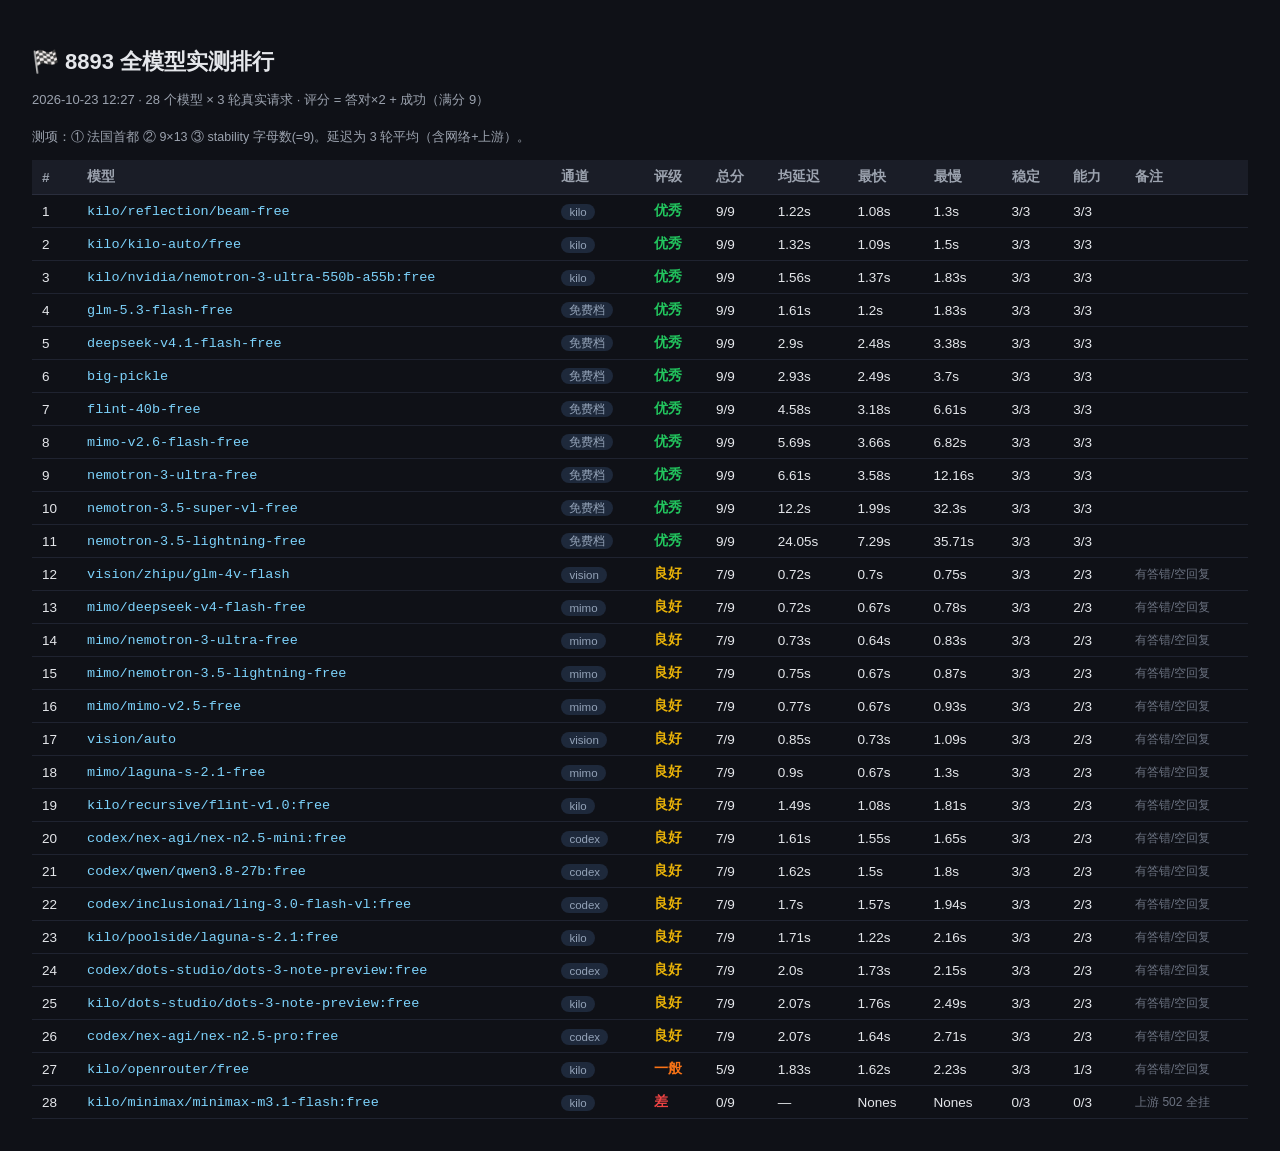
<file: benchmark_report.html>
<!DOCTYPE html><html lang="zh"><head><meta charset="utf-8">
<title>8893 全模型实测排行 · 2026-10-23</title><style>
body{background:#0f1117;color:#e5e7eb;font-family:"Segoe UI",sans-serif;margin:0;padding:32px}
h1{font-size:22px} .sub{color:#9ca3af;font-size:13px;margin-bottom:20px}
table{border-collapse:collapse;width:100%;font-size:13.5px}
th{background:#1a1d27;color:#9ca3af;text-align:left;padding:8px 10px;border-bottom:1px solid #2a2e3d;position:sticky;top:0}
td{padding:7px 10px;border-bottom:1px solid #1f2330}
tr:hover td{background:#161a24}
.m{font-family:Consolas,monospace;color:#7dd3fc}
.tag{background:#1e293b;color:#94a3b8;padding:2px 8px;border-radius:10px;font-size:11.5px}
.dim{color:#6b7280;font-size:12px}
.legend{margin:14px 0;font-size:12.5px;color:#9ca3af}
</style></head><body>
<h1>🏁 8893 全模型实测排行</h1>
<div class="sub">2026-10-23 12:27 · 28 个模型 × 3 轮真实请求 · 评分 = 答对×2 + 成功（满分 9）</div>
<div class="legend">测项：① 法国首都 ② 9×13 ③ stability 字母数(=9)。延迟为 3 轮平均（含网络+上游）。</div>
<table><thead><tr><th>#</th><th>模型</th><th>通道</th><th>评级</th><th>总分</th><th>均延迟</th><th>最快</th><th>最慢</th><th>稳定</th><th>能力</th><th>备注</th></tr></thead>
<tbody><tr><td>1</td><td class="m">kilo/reflection/beam-free</td>
    <td><span class="tag">kilo</span></td>
    <td><b style="color:#22c55e">优秀</b></td><td>9/9</td>
    <td>1.22s</td><td>1.08s</td><td>1.3s</td>
    <td>3/3</td><td>3/3</td><td class="dim"></td></tr><tr><td>2</td><td class="m">kilo/kilo-auto/free</td>
    <td><span class="tag">kilo</span></td>
    <td><b style="color:#22c55e">优秀</b></td><td>9/9</td>
    <td>1.32s</td><td>1.09s</td><td>1.5s</td>
    <td>3/3</td><td>3/3</td><td class="dim"></td></tr><tr><td>3</td><td class="m">kilo/nvidia/nemotron-3-ultra-550b-a55b:free</td>
    <td><span class="tag">kilo</span></td>
    <td><b style="color:#22c55e">优秀</b></td><td>9/9</td>
    <td>1.56s</td><td>1.37s</td><td>1.83s</td>
    <td>3/3</td><td>3/3</td><td class="dim"></td></tr><tr><td>4</td><td class="m">glm-5.3-flash-free</td>
    <td><span class="tag">免费档</span></td>
    <td><b style="color:#22c55e">优秀</b></td><td>9/9</td>
    <td>1.61s</td><td>1.2s</td><td>1.83s</td>
    <td>3/3</td><td>3/3</td><td class="dim"></td></tr><tr><td>5</td><td class="m">deepseek-v4.1-flash-free</td>
    <td><span class="tag">免费档</span></td>
    <td><b style="color:#22c55e">优秀</b></td><td>9/9</td>
    <td>2.9s</td><td>2.48s</td><td>3.38s</td>
    <td>3/3</td><td>3/3</td><td class="dim"></td></tr><tr><td>6</td><td class="m">big-pickle</td>
    <td><span class="tag">免费档</span></td>
    <td><b style="color:#22c55e">优秀</b></td><td>9/9</td>
    <td>2.93s</td><td>2.49s</td><td>3.7s</td>
    <td>3/3</td><td>3/3</td><td class="dim"></td></tr><tr><td>7</td><td class="m">flint-40b-free</td>
    <td><span class="tag">免费档</span></td>
    <td><b style="color:#22c55e">优秀</b></td><td>9/9</td>
    <td>4.58s</td><td>3.18s</td><td>6.61s</td>
    <td>3/3</td><td>3/3</td><td class="dim"></td></tr><tr><td>8</td><td class="m">mimo-v2.6-flash-free</td>
    <td><span class="tag">免费档</span></td>
    <td><b style="color:#22c55e">优秀</b></td><td>9/9</td>
    <td>5.69s</td><td>3.66s</td><td>6.82s</td>
    <td>3/3</td><td>3/3</td><td class="dim"></td></tr><tr><td>9</td><td class="m">nemotron-3-ultra-free</td>
    <td><span class="tag">免费档</span></td>
    <td><b style="color:#22c55e">优秀</b></td><td>9/9</td>
    <td>6.61s</td><td>3.58s</td><td>12.16s</td>
    <td>3/3</td><td>3/3</td><td class="dim"></td></tr><tr><td>10</td><td class="m">nemotron-3.5-super-vl-free</td>
    <td><span class="tag">免费档</span></td>
    <td><b style="color:#22c55e">优秀</b></td><td>9/9</td>
    <td>12.2s</td><td>1.99s</td><td>32.3s</td>
    <td>3/3</td><td>3/3</td><td class="dim"></td></tr><tr><td>11</td><td class="m">nemotron-3.5-lightning-free</td>
    <td><span class="tag">免费档</span></td>
    <td><b style="color:#22c55e">优秀</b></td><td>9/9</td>
    <td>24.05s</td><td>7.29s</td><td>35.71s</td>
    <td>3/3</td><td>3/3</td><td class="dim"></td></tr><tr><td>12</td><td class="m">vision/zhipu/glm-4v-flash</td>
    <td><span class="tag">vision</span></td>
    <td><b style="color:#eab308">良好</b></td><td>7/9</td>
    <td>0.72s</td><td>0.7s</td><td>0.75s</td>
    <td>3/3</td><td>2/3</td><td class="dim">有答错/空回复</td></tr><tr><td>13</td><td class="m">mimo/deepseek-v4-flash-free</td>
    <td><span class="tag">mimo</span></td>
    <td><b style="color:#eab308">良好</b></td><td>7/9</td>
    <td>0.72s</td><td>0.67s</td><td>0.78s</td>
    <td>3/3</td><td>2/3</td><td class="dim">有答错/空回复</td></tr><tr><td>14</td><td class="m">mimo/nemotron-3-ultra-free</td>
    <td><span class="tag">mimo</span></td>
    <td><b style="color:#eab308">良好</b></td><td>7/9</td>
    <td>0.73s</td><td>0.64s</td><td>0.83s</td>
    <td>3/3</td><td>2/3</td><td class="dim">有答错/空回复</td></tr><tr><td>15</td><td class="m">mimo/nemotron-3.5-lightning-free</td>
    <td><span class="tag">mimo</span></td>
    <td><b style="color:#eab308">良好</b></td><td>7/9</td>
    <td>0.75s</td><td>0.67s</td><td>0.87s</td>
    <td>3/3</td><td>2/3</td><td class="dim">有答错/空回复</td></tr><tr><td>16</td><td class="m">mimo/mimo-v2.5-free</td>
    <td><span class="tag">mimo</span></td>
    <td><b style="color:#eab308">良好</b></td><td>7/9</td>
    <td>0.77s</td><td>0.67s</td><td>0.93s</td>
    <td>3/3</td><td>2/3</td><td class="dim">有答错/空回复</td></tr><tr><td>17</td><td class="m">vision/auto</td>
    <td><span class="tag">vision</span></td>
    <td><b style="color:#eab308">良好</b></td><td>7/9</td>
    <td>0.85s</td><td>0.73s</td><td>1.09s</td>
    <td>3/3</td><td>2/3</td><td class="dim">有答错/空回复</td></tr><tr><td>18</td><td class="m">mimo/laguna-s-2.1-free</td>
    <td><span class="tag">mimo</span></td>
    <td><b style="color:#eab308">良好</b></td><td>7/9</td>
    <td>0.9s</td><td>0.67s</td><td>1.3s</td>
    <td>3/3</td><td>2/3</td><td class="dim">有答错/空回复</td></tr><tr><td>19</td><td class="m">kilo/recursive/flint-v1.0:free</td>
    <td><span class="tag">kilo</span></td>
    <td><b style="color:#eab308">良好</b></td><td>7/9</td>
    <td>1.49s</td><td>1.08s</td><td>1.81s</td>
    <td>3/3</td><td>2/3</td><td class="dim">有答错/空回复</td></tr><tr><td>20</td><td class="m">codex/nex-agi/nex-n2.5-mini:free</td>
    <td><span class="tag">codex</span></td>
    <td><b style="color:#eab308">良好</b></td><td>7/9</td>
    <td>1.61s</td><td>1.55s</td><td>1.65s</td>
    <td>3/3</td><td>2/3</td><td class="dim">有答错/空回复</td></tr><tr><td>21</td><td class="m">codex/qwen/qwen3.8-27b:free</td>
    <td><span class="tag">codex</span></td>
    <td><b style="color:#eab308">良好</b></td><td>7/9</td>
    <td>1.62s</td><td>1.5s</td><td>1.8s</td>
    <td>3/3</td><td>2/3</td><td class="dim">有答错/空回复</td></tr><tr><td>22</td><td class="m">codex/inclusionai/ling-3.0-flash-vl:free</td>
    <td><span class="tag">codex</span></td>
    <td><b style="color:#eab308">良好</b></td><td>7/9</td>
    <td>1.7s</td><td>1.57s</td><td>1.94s</td>
    <td>3/3</td><td>2/3</td><td class="dim">有答错/空回复</td></tr><tr><td>23</td><td class="m">kilo/poolside/laguna-s-2.1:free</td>
    <td><span class="tag">kilo</span></td>
    <td><b style="color:#eab308">良好</b></td><td>7/9</td>
    <td>1.71s</td><td>1.22s</td><td>2.16s</td>
    <td>3/3</td><td>2/3</td><td class="dim">有答错/空回复</td></tr><tr><td>24</td><td class="m">codex/dots-studio/dots-3-note-preview:free</td>
    <td><span class="tag">codex</span></td>
    <td><b style="color:#eab308">良好</b></td><td>7/9</td>
    <td>2.0s</td><td>1.73s</td><td>2.15s</td>
    <td>3/3</td><td>2/3</td><td class="dim">有答错/空回复</td></tr><tr><td>25</td><td class="m">kilo/dots-studio/dots-3-note-preview:free</td>
    <td><span class="tag">kilo</span></td>
    <td><b style="color:#eab308">良好</b></td><td>7/9</td>
    <td>2.07s</td><td>1.76s</td><td>2.49s</td>
    <td>3/3</td><td>2/3</td><td class="dim">有答错/空回复</td></tr><tr><td>26</td><td class="m">codex/nex-agi/nex-n2.5-pro:free</td>
    <td><span class="tag">codex</span></td>
    <td><b style="color:#eab308">良好</b></td><td>7/9</td>
    <td>2.07s</td><td>1.64s</td><td>2.71s</td>
    <td>3/3</td><td>2/3</td><td class="dim">有答错/空回复</td></tr><tr><td>27</td><td class="m">kilo/openrouter/free</td>
    <td><span class="tag">kilo</span></td>
    <td><b style="color:#f97316">一般</b></td><td>5/9</td>
    <td>1.83s</td><td>1.62s</td><td>2.23s</td>
    <td>3/3</td><td>1/3</td><td class="dim">有答错/空回复</td></tr><tr><td>28</td><td class="m">kilo/minimax/minimax-m3.1-flash:free</td>
    <td><span class="tag">kilo</span></td>
    <td><b style="color:#ef4444">差</b></td><td>0/9</td>
    <td>—</td><td>Nones</td><td>Nones</td>
    <td>0/3</td><td>0/3</td><td class="dim">上游 502 全挂</td></tr></tbody></table></body></html>
</file>
